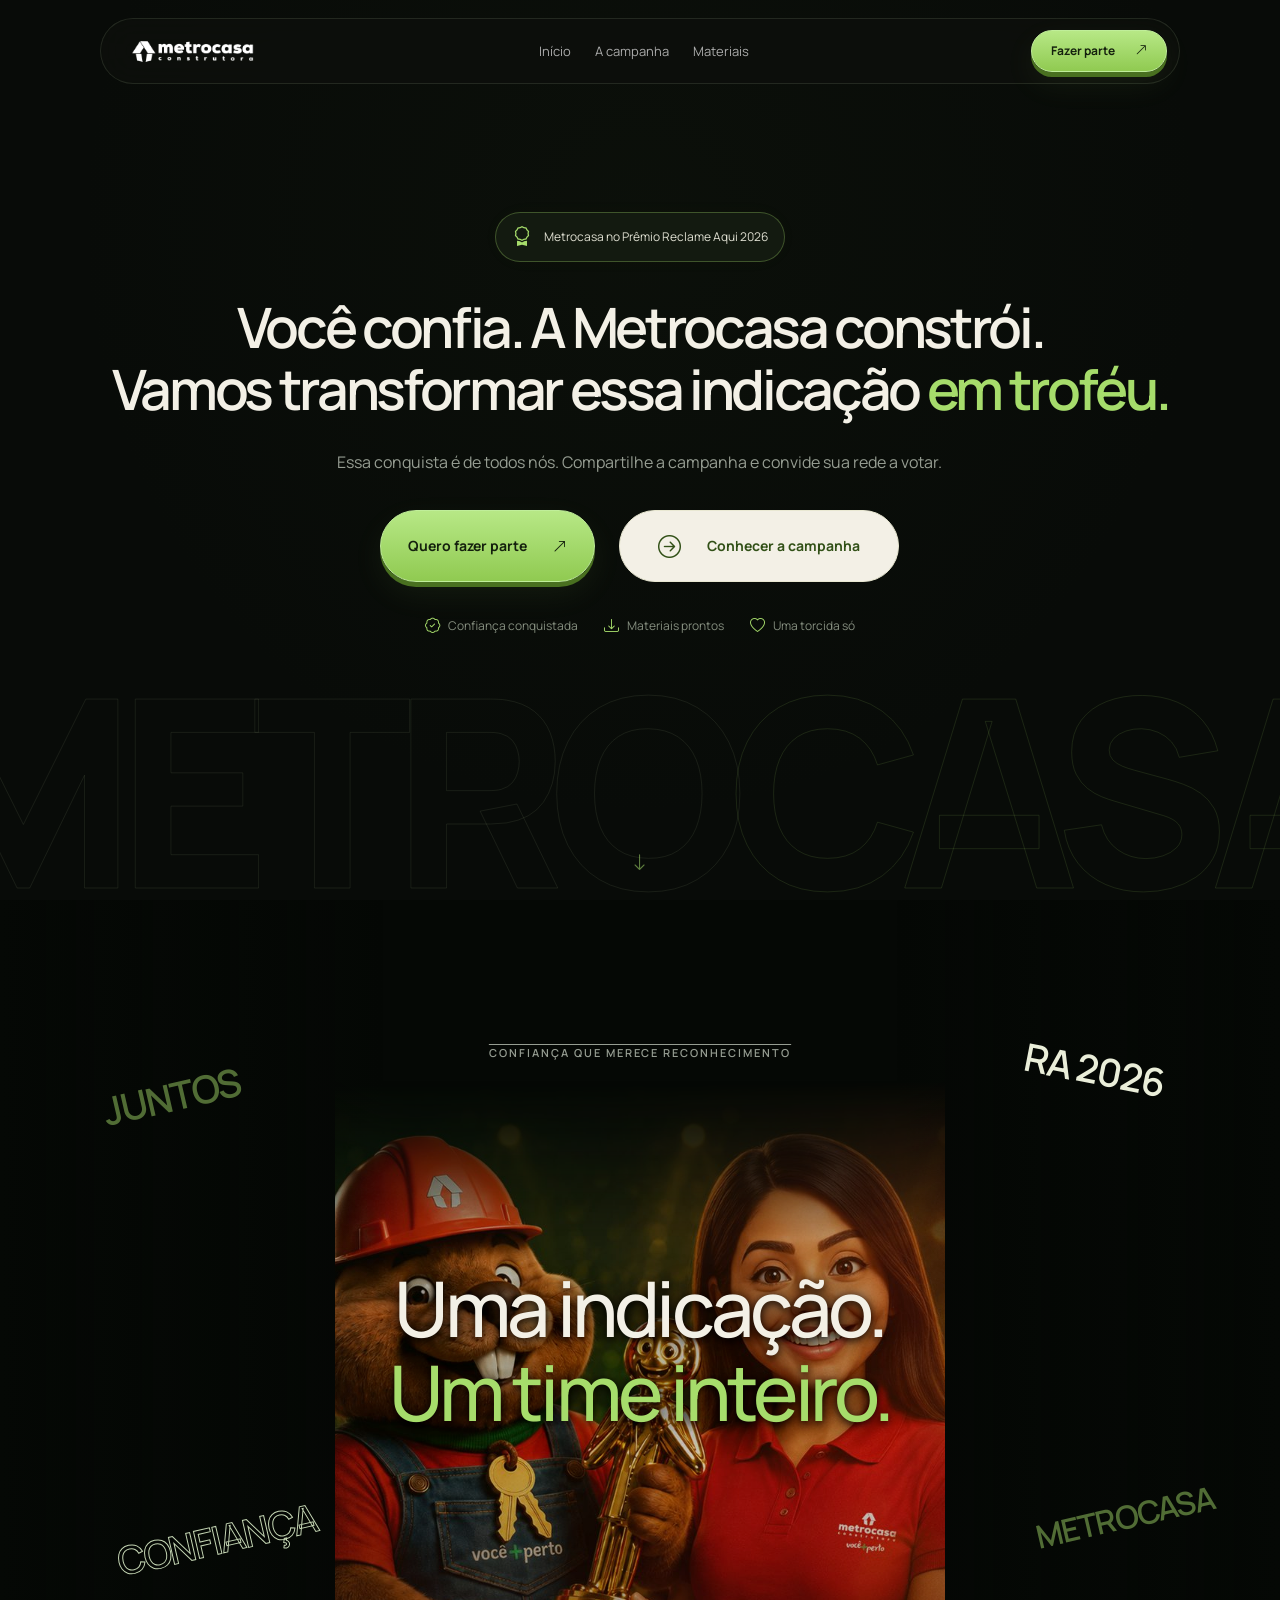
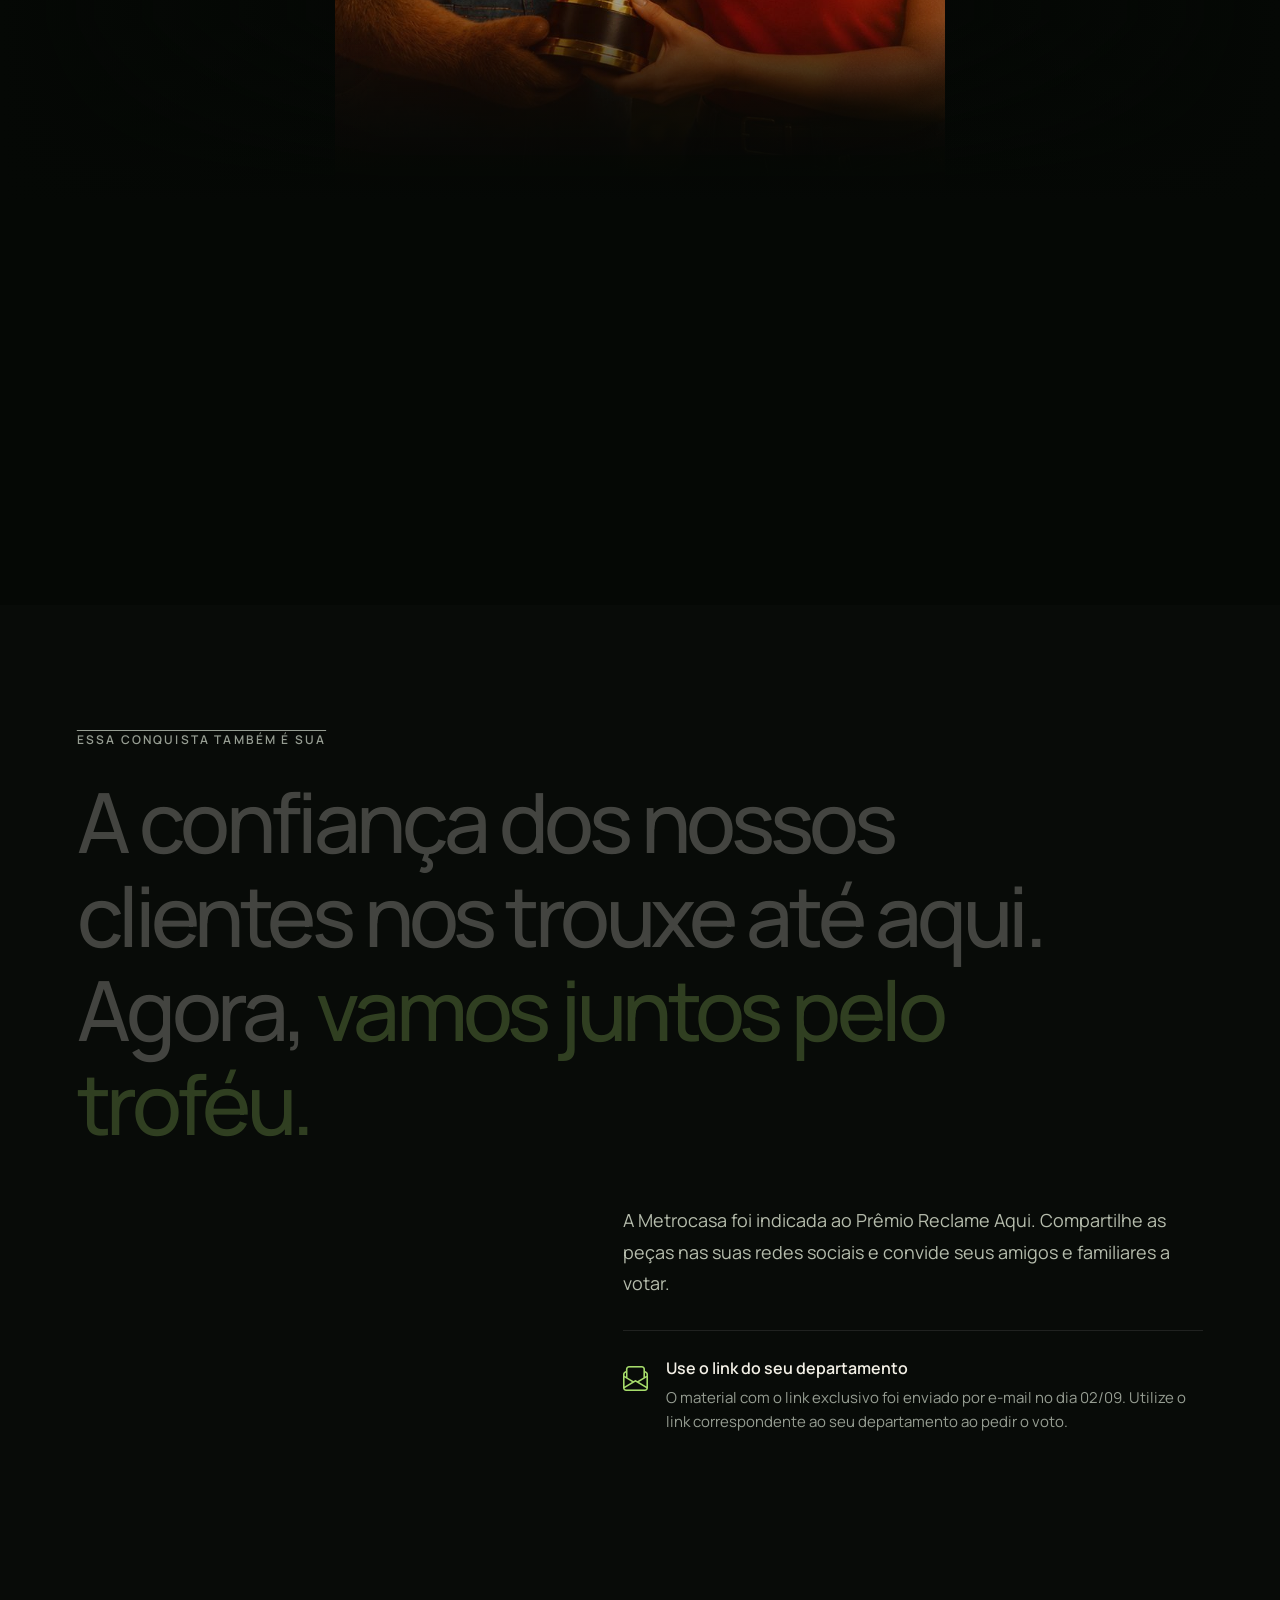
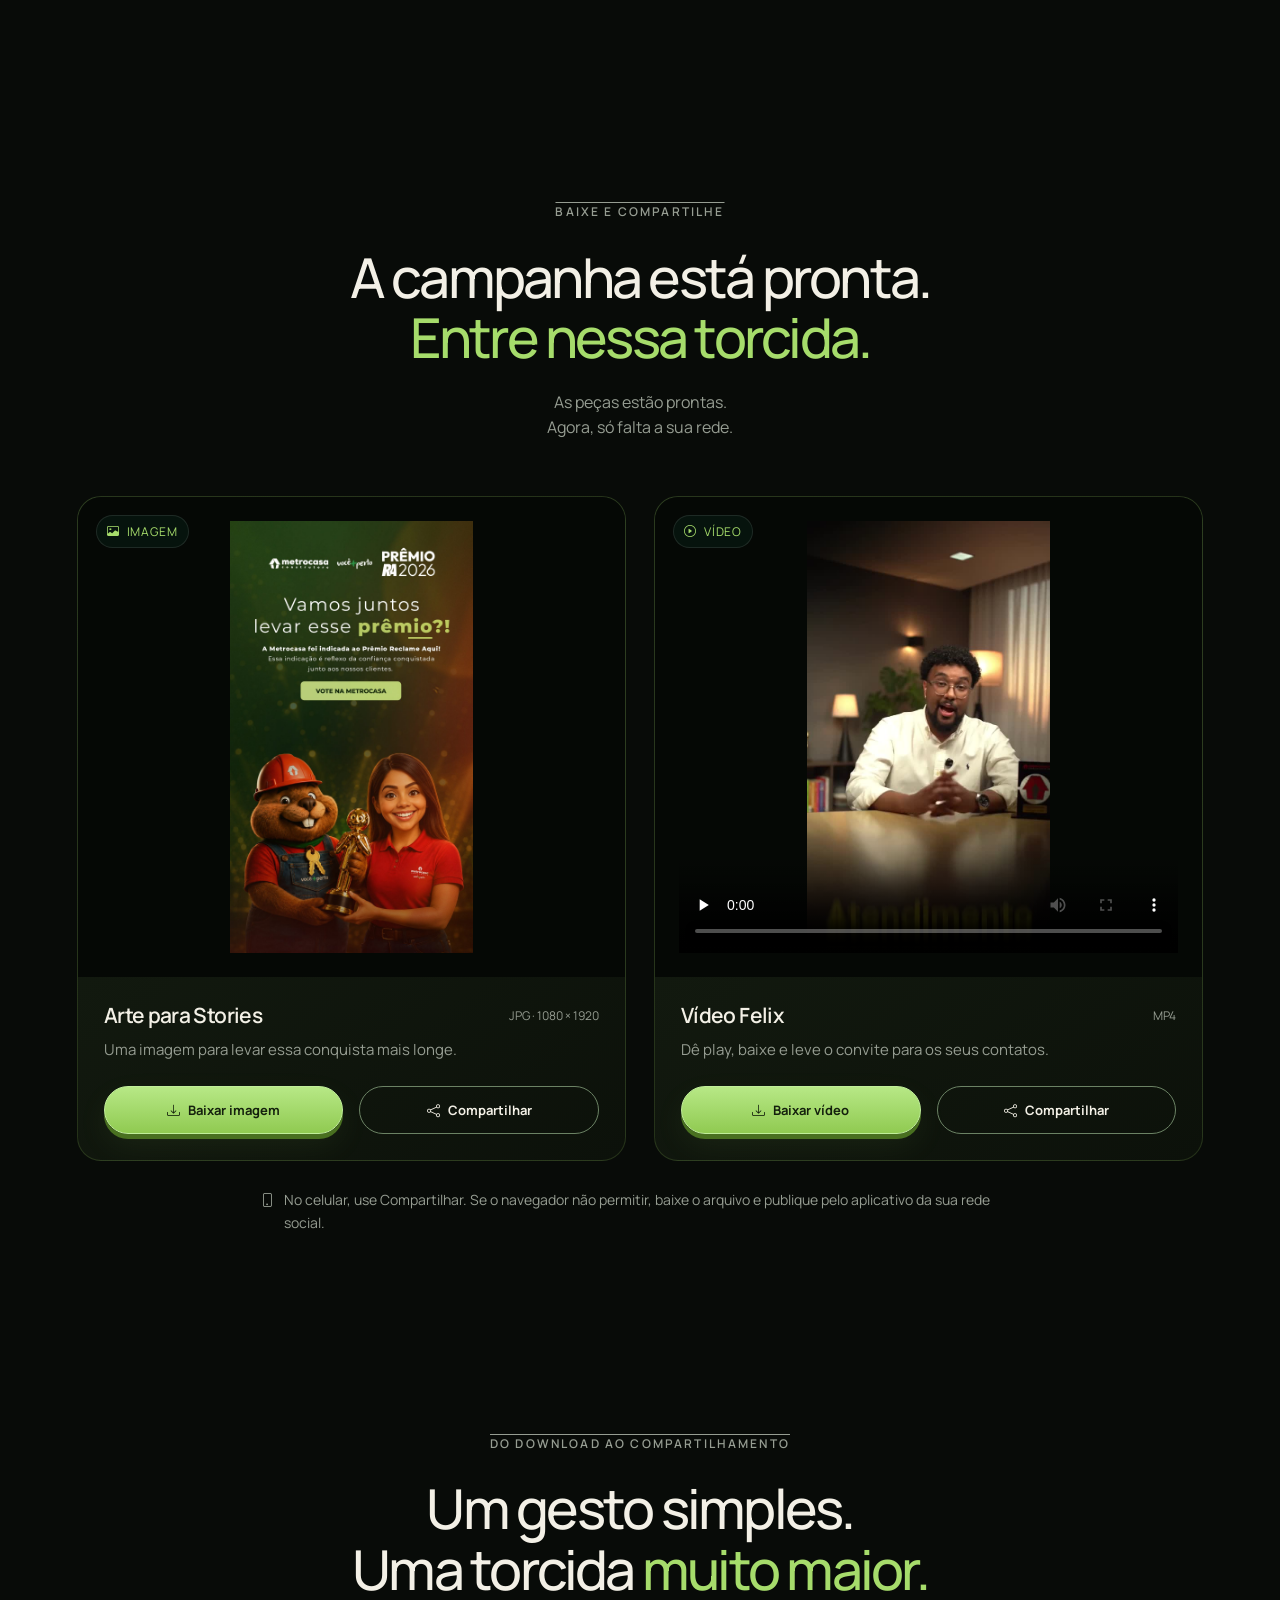
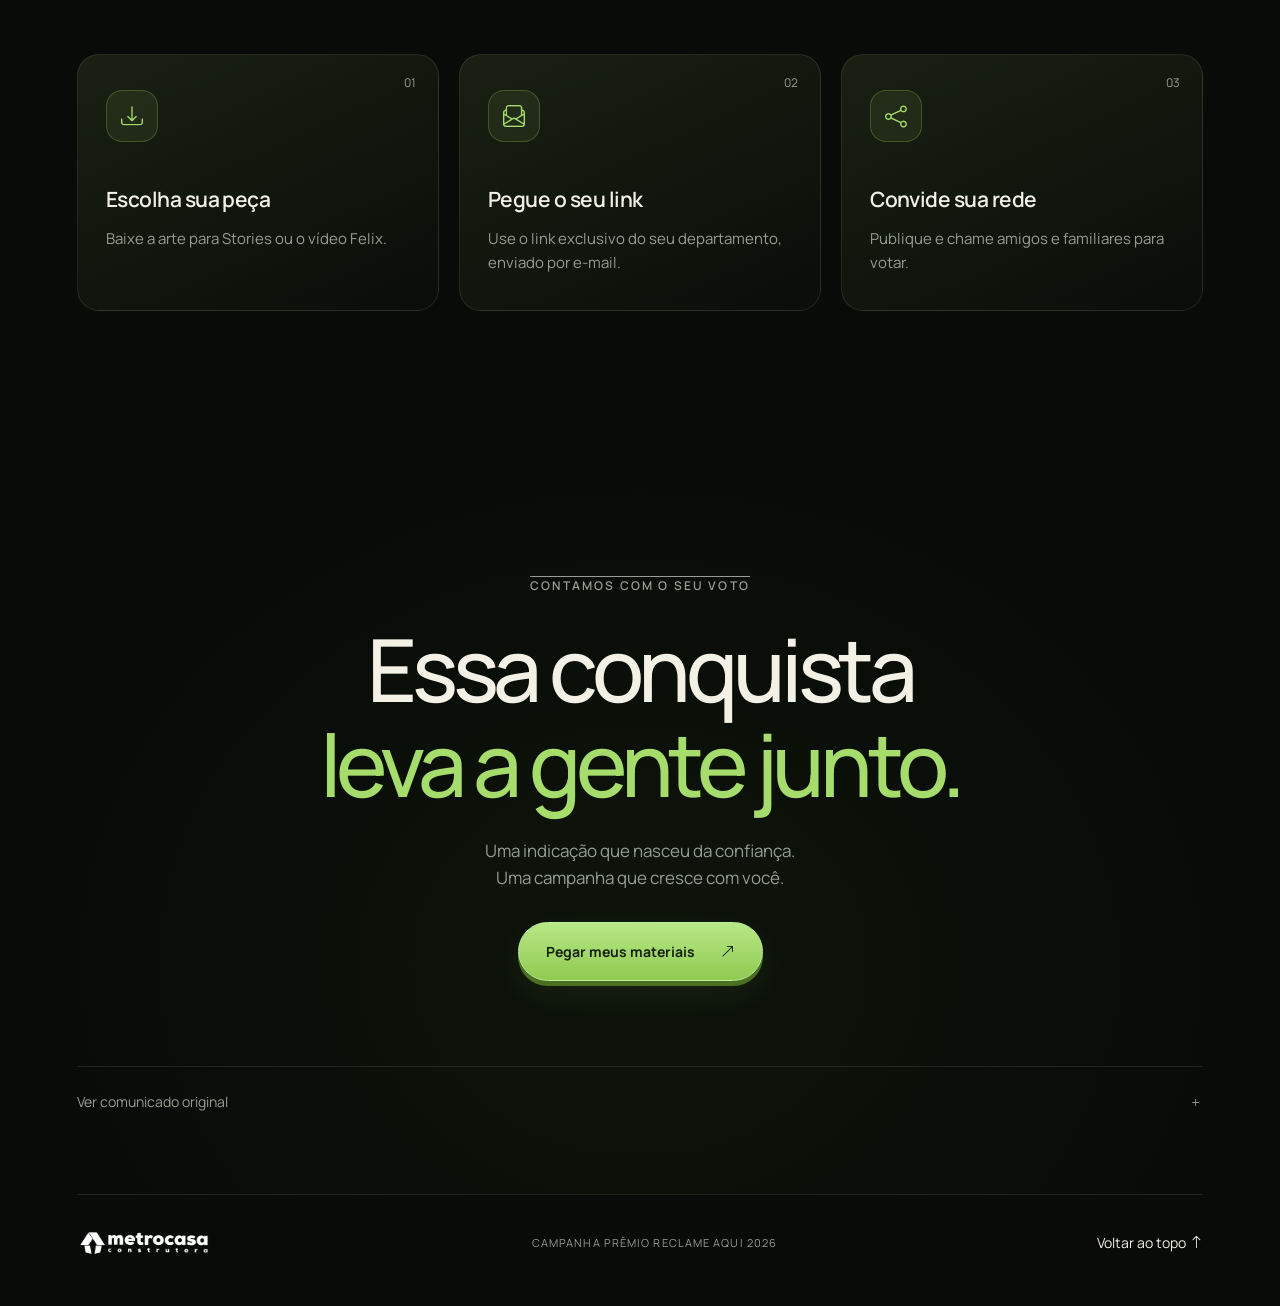
<file: index.html>
<!doctype html>
<html lang="pt-BR">
<head>
<meta charset="utf-8"><meta name="viewport" content="width=device-width, initial-scale=1">
<title>Metrocasa | Juntos pelo Prêmio Reclame Aqui 2026</title>
<meta name="description" content="Vamos transformar essa indicação em troféu? Baixe os materiais da campanha Metrocasa para o Prêmio Reclame Aqui 2026 e compartilhe.">
<meta name="theme-color" content="#0b1a12">
<link rel="stylesheet" href="assets/bootstrap.min.css"><link rel="stylesheet" href="assets/bootstrap-icons.css"><link rel="stylesheet" href="assets/tailwind.css"><link rel="stylesheet" href="assets/manrope.css"><link rel="stylesheet" href="style.css">
</head>
<body>
<a class="skip" href="#materiais">Pular para os materiais</a>
<header class="header"><a href="#inicio" aria-label="Metrocasa, início"><img src="assets/logo-metrocasa.png" alt="Metrocasa Construtora" width="150" height="45"></a><nav aria-label="Principal" class="flex items-center gap-6"><a href="#inicio" class="hidden sm:block">Início</a><a href="#campanha" class="hidden sm:block">A campanha</a><a href="#materiais">Materiais</a></nav><a href="#materiais" class="btn action-primary nav-cta">Fazer parte <i class="bi bi-arrow-up-right" aria-hidden="true"></i></a></header>
<div class="progress-line" aria-hidden="true"></div>
<main>
<section class="hero section" id="inicio">
<div class="hero-content"><div class="campaign-pill"><i class="bi bi-award" aria-hidden="true"></i><span>Metrocasa no Prêmio Reclame Aqui 2026</span></div><h1><span>Você confia. A Metrocasa constrói.</span><br>Vamos transformar essa indicação <em>em troféu.</em></h1><p class="hero-description">Essa conquista é de todos nós. Compartilhe a campanha e convide sua rede a votar.</p><div class="hero-actions flex flex-wrap justify-center gap-4"><a class="btn action-primary" href="#materiais">Quero fazer parte <i class="bi bi-arrow-up-right" aria-hidden="true"></i></a><a class="btn action-light" href="#campanha"><i class="bi bi-arrow-right-circle" aria-hidden="true"></i> Conhecer a campanha</a></div><div class="hero-benefits"><span><i class="bi bi-patch-check" aria-hidden="true"></i> Confiança conquistada</span><span><i class="bi bi-download" aria-hidden="true"></i> Materiais prontos</span><span><i class="bi bi-heart" aria-hidden="true"></i> Uma torcida só</span></div></div>
<div class="hero-wordmark" aria-hidden="true">METRO<span>CASA</span></div>
<a class="scroll-cue" href="#campanha" aria-label="Rolar para a campanha"><i class="bi bi-arrow-down" aria-hidden="true"></i></a>
</section>
<section class="award-stage" aria-labelledby="award-heading"><div class="award-scene"><p class="overline">CONFIANÇA QUE MERECE RECONHECIMENTO</p><div class="scene-image"><img src="assets/stories-metrocasa.jpg" width="1080" height="1920" alt="Obrinho e apresentadora Metrocasa seguram o troféu da campanha Reclame Aqui" loading="lazy"></div><div class="scene-words" aria-hidden="true"><span>JUNTOS</span><span>RA 2026</span><span>CONFIANÇA</span><span>METROCASA</span></div><h2 id="award-heading">Uma indicação.<br><em>Um time inteiro.</em></h2></div></section>
<section class="section campaign" id="campanha"><div class="manifesto-heading"><p class="overline">ESSA CONQUISTA TAMBÉM É SUA</p><h2 class="scroll-text">A confiança dos nossos clientes nos trouxe até aqui. Agora, <em>vamos juntos pelo troféu.</em></h2></div><div class="campaign-copy reveal"><p>A Metrocasa foi indicada ao Prêmio Reclame Aqui. Compartilhe as peças nas suas redes sociais e convide seus amigos e familiares a votar.</p><div class="department-note"><i class="bi bi-envelope-paper" aria-hidden="true"></i><div><h3>Use o link do seu departamento</h3><p>O material com o link exclusivo foi enviado por e-mail no dia 02/09. Utilize o link correspondente ao seu departamento ao pedir o voto.</p></div></div></div><div class="campaign-ribbon" aria-hidden="true"><div>VOCÊ + PERTO <span>✳</span> CONFIANÇA <span>✳</span> METROCASA <span>✳</span> PRÊMIO RA 2026 <span>✳</span> VOCÊ + PERTO <span>✳</span> CONFIANÇA <span>✳</span> METROCASA</div></div></section>
<section class="section materials" id="materiais"><div class="materials-heading reveal"><div><p class="overline">BAIXE E COMPARTILHE</p><h2>A campanha está pronta.<br><em>Entre nessa torcida.</em></h2></div><p>As peças estão prontas.<br>Agora, só falta a sua rede.</p></div>
<div class="materials-grid">
<article class="material-card reveal"><div class="material-preview"><span class="media-label"><i class="bi bi-image" aria-hidden="true"></i> IMAGEM</span><img src="assets/stories-metrocasa.jpg" alt="Arte da campanha Metrocasa para Stories" loading="lazy" width="1080" height="1920"></div><div class="material-details"><div class="material-title"><h3>Arte para Stories</h3><span>JPG · 1080 × 1920</span></div><p>Uma imagem para levar essa conquista mais longe.</p><div class="actions grid grid-cols-2 gap-3"><a class="btn action-primary" href="assets/stories-metrocasa.jpg" download="stories-metrocasa.jpg"><i class="bi bi-download" aria-hidden="true"></i> Baixar imagem</a><button class="btn action-secondary" type="button" data-share="image"><i class="bi bi-share" aria-hidden="true"></i> Compartilhar</button></div></div></article>
<article class="material-card reveal"><div class="material-preview"><span class="media-label"><i class="bi bi-play-circle" aria-hidden="true"></i> VÍDEO</span><video id="video-felix" src="assets/video-felix.mp4" poster="assets/video-capa.jpg" controls playsinline preload="none" aria-label="Vídeo Felix da campanha Metrocasa"></video></div><div class="material-details"><div class="material-title"><h3>Vídeo Felix</h3><span>MP4</span></div><p>Dê play, baixe e leve o convite para os seus contatos.</p><div class="actions grid grid-cols-2 gap-3"><a class="btn action-primary" href="assets/video-felix.mp4" download="video-felix.mp4"><i class="bi bi-download" aria-hidden="true"></i> Baixar vídeo</a><button class="btn action-secondary" type="button" data-share="video"><i class="bi bi-share" aria-hidden="true"></i> Compartilhar</button></div></div></article>
</div><p class="sharing-note"><i class="bi bi-phone" aria-hidden="true"></i> No celular, use Compartilhar. Se o navegador não permitir, baixe o arquivo e publique pelo aplicativo da sua rede social.</p></section>
<section class="section participation" aria-labelledby="participation-heading"><div class="reveal"><p class="overline">DO DOWNLOAD AO COMPARTILHAMENTO</p><h2 id="participation-heading">Um gesto simples.<br>Uma torcida <em>muito maior.</em></h2></div><div class="participation-grid"><article class="reveal"><span class="step-number">01</span><i class="bi bi-download" aria-hidden="true"></i><h3>Escolha sua peça</h3><p>Baixe a arte para Stories ou o vídeo Felix.</p></article><article class="reveal"><span class="step-number">02</span><i class="bi bi-envelope-paper" aria-hidden="true"></i><h3>Pegue o seu link</h3><p>Use o link exclusivo do seu departamento, enviado por e-mail.</p></article><article class="reveal"><span class="step-number">03</span><i class="bi bi-share" aria-hidden="true"></i><h3>Convide sua rede</h3><p>Publique e chame amigos e familiares para votar.</p></article></div></section>
<section class="section closing" id="juntos"><p class="overline reveal">CONTAMOS COM O SEU VOTO</p><h2 class="reveal">Essa conquista<br><em>leva a gente junto.</em></h2><p class="closing-description reveal">Uma indicação que nasceu da confiança.<br>Uma campanha que cresce com você.</p><a class="btn action-primary reveal" href="#materiais">Pegar meus materiais <i class="bi bi-arrow-up-right" aria-hidden="true"></i></a><details class="original-message"><summary>Ver comunicado original <i class="bi bi-plus" aria-hidden="true"></i></summary><img src="assets/campanha.jpg" alt="Comunicado aos prestadores: convite para compartilhar a campanha, com orientação para utilizar o link exclusivo do departamento enviado em 02/09" loading="lazy" width="600" height="1131"></details></section>
</main>
<footer class="footer"><img src="assets/logo-metrocasa.png" alt="Metrocasa" width="135" height="40"><span>CAMPANHA PRÊMIO RECLAME AQUI 2026</span><a href="#inicio">Voltar ao topo <i class="bi bi-arrow-up" aria-hidden="true"></i></a></footer>
<div class="notice" role="status" aria-live="polite" id="notice"></div>
<script src="app.js" defer></script>
</body></html>
</file>
<file: assets/manrope.css>
@font-face {
  font-family: 'Manrope';
  font-style: normal;
  font-weight: 400;
  font-display: swap;
  src: url(manrope-0.ttf) format('truetype');
}
@font-face {
  font-family: 'Manrope';
  font-style: normal;
  font-weight: 500;
  font-display: swap;
  src: url(manrope-1.ttf) format('truetype');
}
@font-face {
  font-family: 'Manrope';
  font-style: normal;
  font-weight: 600;
  font-display: swap;
  src: url(manrope-2.ttf) format('truetype');
}
@font-face {
  font-family: 'Manrope';
  font-style: normal;
  font-weight: 700;
  font-display: swap;
  src: url(manrope-3.ttf) format('truetype');
}
@font-face {
  font-family: 'Manrope';
  font-style: normal;
  font-weight: 800;
  font-display: swap;
  src: url(manrope-4.ttf) format('truetype');
}
</file>
<file: style.css>
:root{--forest:#080b08;--lime:#a6dc6b;--light:#f3f0e6;--muted:#969d92;--line:#ffffff19;--gold:#c6aa57}*{box-sizing:border-box}html{scroll-behavior:smooth;scroll-padding-top:110px}body{margin:0;background:var(--forest);color:var(--light);font-family:Manrope,"Segoe UI",Arial,sans-serif;font-size:16px;line-height:1.6}a{color:inherit;text-decoration:none}button,a{-webkit-tap-highlight-color:transparent}button:focus-visible,a:focus-visible,summary:focus-visible{outline:3px solid var(--lime);outline-offset:5px}img{max-width:100%;height:auto}em{font-style:normal;color:var(--lime)}.header{width:min(1080px,88vw);height:66px;padding:8px 12px 8px 28px;position:fixed;top:18px;left:50%;transform:translateX(-50%);z-index:50;display:flex;align-items:center;justify-content:space-between;gap:20px;background:#0d100cdd;border:1px solid #b3c89f23;border-radius:100px;backdrop-filter:blur(18px);transition:width .4s,height .4s}.header.compact{width:min(850px,88vw);height:60px}.header img{width:128px;max-height:40px;object-fit:contain}.header nav a{font-size:13px;color:#aaa}.header nav a:hover{color:var(--light)}.header nav a[aria-current]{color:var(--light);text-decoration:underline;text-underline-offset:8px;text-decoration-color:var(--lime)}.btn{border-radius:100px;font-size:14px;font-weight:700;line-height:1.4;padding:19px 27px;border:1px solid transparent;transition:transform .2s,background .2s,box-shadow .2s;display:inline-flex;align-items:center;justify-content:center;gap:26px}.btn:hover{transform:translateY(-3px)}.action-primary{background:linear-gradient(#b7e886,#90ca51);color:#14200d;border-color:#c0ee9a;box-shadow:0 5px 0 #497020,0 12px 32px #a6dc6b12}.action-primary:hover{background:linear-gradient(#c7f294,#a6dc6b);color:#14200d;box-shadow:0 5px 0 #497020,0 15px 38px #a6dc6b25}.action-light{background:var(--light);color:#315017;border-color:#e9e8d2;min-width:280px}.action-light:hover{background:white;color:#315017}.action-light i{font-size:23px}.nav-cta{font-size:12px;padding:12px 19px;gap:20px}.progress-line{position:fixed;top:0;left:0;z-index:51;height:2px;width:100%;background:var(--lime);transform:scaleX(0);transform-origin:left}.section{padding:115px max(6vw,calc((100vw - 1180px)/2));margin:auto}.hero{min-height:960px;min-height:max(820px,100svh);position:relative;overflow:hidden;text-align:center;display:flex;justify-content:center;align-items:center;padding-top:170px;padding-bottom:220px;background:radial-gradient(ellipse at 50% 25%,#23301720,transparent 62%)}.hero-content{max-width:1180px;position:relative;z-index:2}.campaign-pill{display:inline-flex;align-items:center;gap:12px;border:1px solid #a6dc6b4d;border-radius:100px;padding:8px 16px;margin-bottom:34px;font-size:12px;color:#dfdfd1;background:#131a10;box-shadow:0 0 25px #a6dc6b05}.campaign-pill i{font-size:20px;color:var(--lime)}h1{font-size:clamp(38px,4.35vw,66px);font-weight:600;line-height:1.12;letter-spacing:-.06em;margin:0 auto 28px;max-width:1100px}.hero-description{font-size:16px;color:var(--muted);line-height:1.7;max-width:800px;margin:0 auto 34px}.hero-actions{margin-top:10px}.hero-benefits{display:flex;justify-content:center;gap:26px;flex-wrap:wrap;margin-top:32px;color:#858e7f;font-size:12px}.hero-benefits span{display:flex;align-items:center;gap:8px}.hero-benefits i{color:var(--lime);font-size:15px}.hero-wordmark{position:absolute;left:50%;bottom:-.2em;transform:translateX(-50%);font-size:clamp(130px,20.5vw,420px);font-weight:800;letter-spacing:-.075em;line-height:1.25;white-space:nowrap;color:transparent;-webkit-text-stroke:1px #d2e9b815;user-select:none;pointer-events:none}.hero-wordmark span{-webkit-text-stroke-color:#a6dc6b20}.scroll-cue{position:absolute;bottom:23px;left:50%;z-index:3;transform:translateX(-50%);font-size:18px;color:#a6dc6b8c}.overline{font-size:12px;font-weight:600;letter-spacing:.18em;color:var(--muted);margin-bottom:25px}h2{font-size:clamp(38px,4.3vw,68px);line-height:1.1;letter-spacing:-.05em;font-weight:500}.award-stage{height:145svh;min-height:900px;position:relative;background:#050805}.award-scene{height:100svh;min-height:600px;position:sticky;top:0;overflow:hidden;display:flex;align-items:center;justify-content:center;text-align:center}.award-scene>.overline{position:absolute;top:16%;z-index:3;font-size:11px}.scene-image{position:absolute;width:min(610px,80vw);height:80%;bottom:0;left:50%;transform:translateX(-50%);overflow:hidden;mask-image:linear-gradient(to bottom,transparent,#000 22%,#000 75%,transparent);opacity:.85}.scene-image img{display:block;position:absolute;bottom:0;left:0;width:100%;height:200%;object-fit:cover;object-position:center bottom}.award-scene:after{content:"";position:absolute;inset:0;background:linear-gradient(90deg,#050805,transparent 30%,transparent 70%,#050805),linear-gradient(0deg,#050805,transparent 20%);pointer-events:none}.award-scene h2{font-size:clamp(48px,6vw,90px);position:relative;z-index:4;text-shadow:0 2px 30px #000,0 2px 8px #000;margin:0;transform:translateY(var(--scene-title,0px))}.scene-words span{position:absolute;z-index:2;font-size:clamp(16px,3vw,44px);font-weight:600;letter-spacing:-.04em;color:#a6dc6b7a;transform:translateY(var(--scene-drift,0px)) rotate(-13deg)}.scene-words span:nth-child(1){left:8%;top:29%}.scene-words span:nth-child(2){right:9%;top:26%;transform:translateY(var(--scene-drift,0px)) rotate(11deg);color:#eaeed9}.scene-words span:nth-child(3){left:9%;bottom:15%;color:transparent;-webkit-text-stroke:1px #c4d5b3}.scene-words span:nth-child(4){right:5%;bottom:18%;font-size:clamp(16px,2.5vw,36px)}.campaign{position:relative;overflow:hidden;padding-top:125px;padding-bottom:90px}.manifesto-heading{max-width:1060px}.scroll-text{font-size:clamp(44px,6.5vw,92px);line-height:1.13;letter-spacing:-.055em;font-weight:500}.word{display:inline-block}.scroll-text .word{opacity:.25;transition:opacity .22s}.scroll-text .word.lit{opacity:1}.campaign-copy{margin:55px 0 80px auto;max-width:580px}.campaign-copy>p{font-size:18px;color:#b5bcac;line-height:1.75}.department-note{display:flex;gap:18px;margin-top:30px;border-top:1px solid var(--line);padding-top:28px}.department-note>i{font-size:25px;color:var(--lime)}.department-note h3{font-size:16px;font-weight:600}.department-note p{font-size:15px;color:var(--muted);margin:0}.campaign-ribbon{border-top:1px solid var(--line);border-bottom:1px solid var(--line);padding:25px 0;overflow:hidden;mask-image:linear-gradient(90deg,transparent,#000 10%,#000 90%,transparent)}.campaign-ribbon>div{white-space:nowrap;font-size:clamp(22px,3vw,40px);letter-spacing:-.03em;color:#7b8672;word-spacing:28px;transform:translateX(var(--ribbon-x,0px));will-change:transform}.campaign-ribbon span{color:var(--lime)}.materials{padding-top:85px}.materials-heading{text-align:center;margin:0 auto 55px}.materials-heading>p{font-size:16px;color:var(--muted);margin-top:22px}.materials-grid{display:grid;grid-template-columns:1fr 1fr;gap:28px}.material-card{border:1px solid #a6dc6b29;border-radius:24px;background:linear-gradient(145deg,#172013,#0c110a);overflow:hidden;transition:border-color .3s}.material-card:hover{border-color:#a6dc6b65}.material-preview{position:relative;background:#050805;height:480px;padding:24px}.material-preview img,.material-preview video{height:100%;width:100%;object-fit:contain;display:block}.media-label{position:absolute;z-index:2;left:18px;top:18px;display:flex;gap:7px;align-items:center;padding:6px 10px;background:#07150feb;border:1px solid var(--line);border-radius:100px;font-size:12px;letter-spacing:.07em;color:var(--lime)}.material-details{padding:26px}.material-title{display:flex;justify-content:space-between;align-items:center;gap:14px}.material-title h3{font-size:21px;margin:0;font-weight:550;letter-spacing:-.03em}.material-title>span{font-size:12px;color:var(--muted)}.material-details>p{font-size:15px;color:var(--muted);margin:10px 0 24px}.actions .btn{font-size:13px;padding:14px 10px;gap:8px}.action-secondary{background:transparent;border-color:#6b8264;color:var(--light)}.action-secondary:hover{background:#ffffff0b;border-color:var(--lime);color:var(--lime)}.sharing-note{display:flex;align-items:flex-start;justify-content:center;gap:10px;font-size:14px;color:var(--muted);margin:28px auto 0;max-width:760px;text-align:left}.participation{padding-top:85px;text-align:center}.participation-grid{display:grid;grid-template-columns:repeat(3,1fr);gap:20px;margin-top:55px;text-align:left}.participation-grid article{position:relative;border:1px solid var(--line);border-radius:22px;background:linear-gradient(155deg,#192012,#0a0d09);padding:35px 28px}.step-number{position:absolute;top:18px;right:22px;font-size:12px;color:var(--muted)}.participation-grid i{display:inline-flex;width:52px;height:52px;align-items:center;justify-content:center;background:#a6dc6b15;color:var(--lime);border:1px solid #a6dc6b3d;border-radius:16px;font-size:22px;margin-bottom:45px}.participation-grid h3{font-size:21px;letter-spacing:-.025em;font-weight:550}.participation-grid p{font-size:15px;color:var(--muted);margin:15px 0 0}.closing{text-align:center;background:radial-gradient(ellipse at 50% 70%,#344b1925,transparent 65%);padding-top:150px;padding-bottom:80px}.closing h2{font-size:clamp(48px,6.8vw,100px);letter-spacing:-.06em}.closing-description{color:var(--muted);font-size:17px;margin:25px 0 30px}.original-message{border-top:1px solid var(--line);margin-top:85px;padding-top:24px;text-align:left}.original-message summary{display:flex;align-items:center;justify-content:space-between;cursor:pointer;list-style:none;color:var(--muted);font-size:14px}.original-message img{display:block;margin:25px auto 0;max-width:480px;width:100%}.footer{margin:0 max(6vw,calc((100vw - 1180px)/2));padding:35px 0 50px;border-top:1px solid var(--line);display:flex;justify-content:space-between;align-items:center;gap:30px}.footer span{font-size:11px;letter-spacing:.1em;color:var(--muted)}.footer a{font-size:14px}.notice{position:fixed;bottom:20px;left:50%;transform:translate(-50%,15px);background:var(--lime);color:var(--forest);border-radius:10px;padding:16px 22px;font-size:15px;max-width:calc(100vw - 32px);width:max-content;opacity:0;pointer-events:none;z-index:100;transition:.2s}.notice.visible{opacity:1;transform:translate(-50%,0)}.skip{position:fixed;top:-100px;z-index:101;background:var(--lime);color:var(--forest);padding:14px}.skip:focus{top:5px}.motion .reveal{opacity:0;transform:translateY(28px);transition:opacity .75s ease,transform .9s cubic-bezier(.2,.7,.2,1)}.motion .reveal.visible{opacity:1;transform:none}.motion .hero-content{animation:hero-in .95s .1s both cubic-bezier(.2,.7,.2,1)}@keyframes hero-in{from{opacity:0;transform:translateY(22px);filter:blur(6px)}to{opacity:1;transform:none;filter:blur(0)}}
@media(max-width:900px){.section{padding:85px 6vw}.hero{padding-top:180px;padding-bottom:190px;min-height:850px}.header,.header.compact{width:94vw}.header nav{gap:16px}.header img{width:110px}h1{font-size:46px}.hero-description{max-width:620px}.scene-words span:nth-child(4){bottom:10%}.scene-words span:nth-child(3){bottom:17%;left:4%}.material-preview{height:390px;padding:16px}.material-details{padding:20px}.material-title{align-items:flex-start;flex-direction:column;gap:5px}.actions{grid-template-columns:1fr}.participation-grid{gap:12px}.participation-grid article{padding:28px 20px}.participation-grid h3{font-size:19px}.award-stage{height:120svh;min-height:800px}}
@media(max-width:600px){html{scroll-padding-top:100px}.header,.header.compact{height:60px;top:12px;padding:7px 8px 7px 17px;gap:12px}.header img{width:95px}.header nav a{font-size:12px}.nav-cta{padding:11px 14px;font-size:11px;gap:8px}.hero{padding-top:150px;padding-bottom:140px;min-height:820px;min-height:max(780px,100svh)}h1{font-size:clamp(34px,8.5vw,48px);letter-spacing:-.055em;line-height:1.15}h1 br{display:none}.hero-description{font-size:15px;margin-top:22px}.campaign-pill{font-size:11px;padding:7px 11px;gap:7px;margin-bottom:28px}.campaign-pill i{font-size:17px}.hero-actions{flex-direction:column;align-items:stretch;padding:0 12px;gap:15px}.hero-actions .btn{min-width:0;font-size:14px;padding:17px 20px;justify-content:space-between}.hero-benefits{gap:10px 18px;margin-top:27px;font-size:11px}.hero-benefits span:last-child{width:100%;justify-content:center}.hero-wordmark{font-size:26vw;bottom:5px}.scroll-cue{bottom:10px}.award-scene h2{font-size:49px}.award-scene>.overline{font-size:9px;letter-spacing:.1em;top:14%;width:100%}.scene-image{width:100vw;height:70%;opacity:.7}.scene-words span{font-size:20px}.scene-words span:nth-child(1){left:7%;top:28%}.scene-words span:nth-child(2){right:5%;top:31%}.scene-words span:nth-child(3){font-size:17px;bottom:17%}.scene-words span:nth-child(4){font-size:17px;bottom:11%}.award-stage{min-height:700px}.award-scene{min-height:580px}.scroll-text{font-size:43px}.campaign-copy{margin:35px 0 45px}.campaign-copy>p{font-size:16px}.department-note p{font-size:14px}.materials-grid{grid-template-columns:1fr;gap:25px}.material-preview{height:460px}.actions{grid-template-columns:1fr 1fr}.actions .btn{font-size:12px}.participation-grid{grid-template-columns:1fr;gap:16px}.participation-grid article{padding:25px}.participation-grid i{margin-bottom:20px}.participation-grid h3{font-size:21px}.participation-grid p{margin-top:10px}.closing{padding-top:90px}.closing h2{font-size:49px}.footer{flex-wrap:wrap;gap:25px}.footer span{order:3;width:100%;font-size:10px}.footer a{margin-left:auto}.original-message{margin-top:60px}.overline{font-size:10px}.sharing-note{font-size:13px}}
@media(prefers-reduced-motion:reduce){html{scroll-behavior:auto}*,*::before,*::after{animation:none!important;transition:none!important}.motion .reveal{opacity:1;transform:none}.scroll-text .word{opacity:1}.award-stage{height:auto;min-height:0}.award-scene{position:relative;height:85svh}.campaign-ribbon>div{transform:none;will-change:auto}.award-scene h2,.scene-words span{transform:none}.hero-content{opacity:1;filter:none}}
</file>
